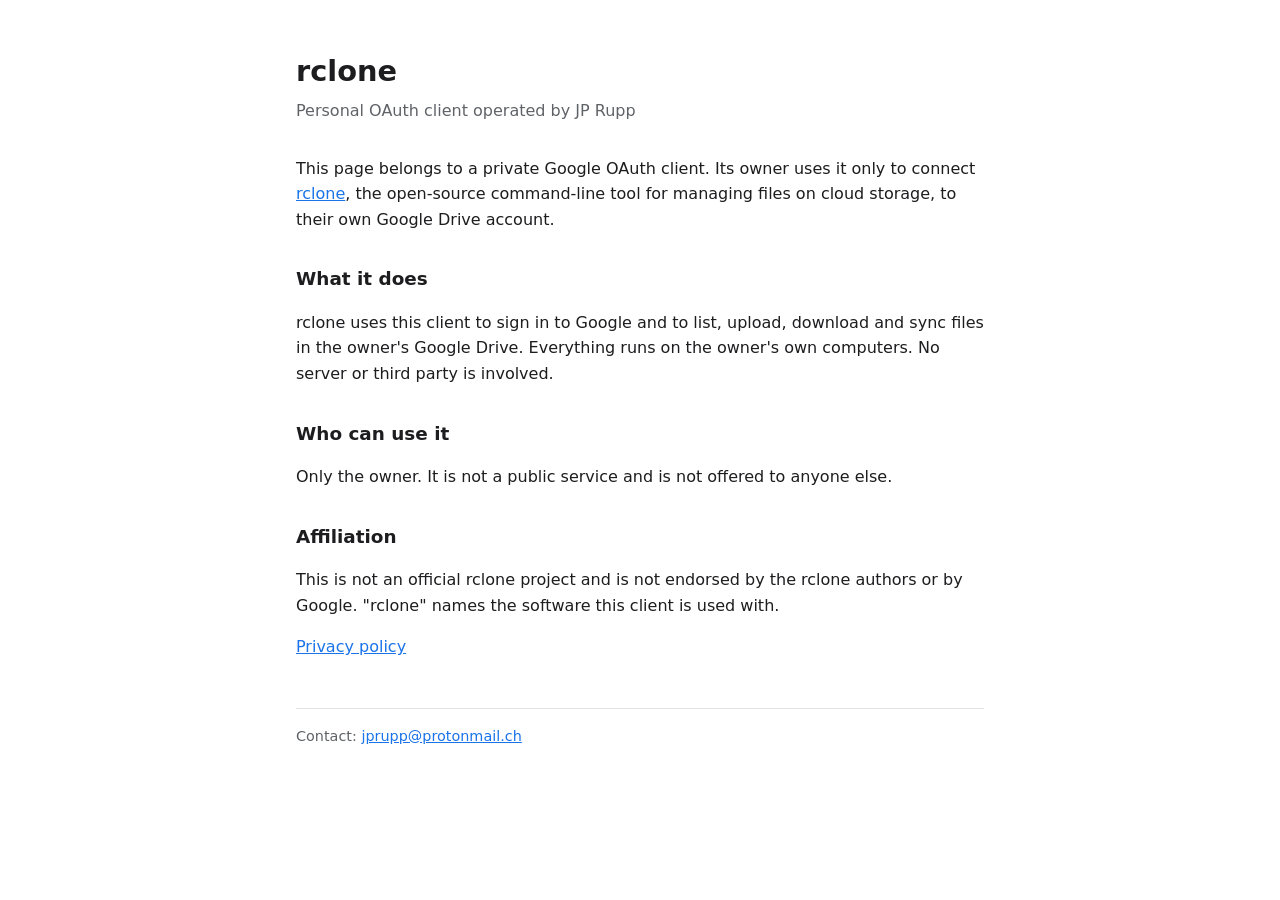
<file: index.html>
<!doctype html>
<html lang="en">
<head>
<meta charset="utf-8">
<meta name="viewport" content="width=device-width,initial-scale=1">
<title>rclone (personal OAuth client)</title>
<link rel="stylesheet" href="style.css">
</head>
<body>
<main>
  <h1>rclone</h1>
  <p class="sub">Personal OAuth client operated by JP Rupp</p>

  <p>This page belongs to a private Google OAuth client. Its owner uses it only to
  connect <a href="https://rclone.org">rclone</a>, the open-source command-line
  tool for managing files on cloud storage, to their own Google Drive account.</p>

  <h2>What it does</h2>
  <p>rclone uses this client to sign in to Google and to list, upload, download and
  sync files in the owner's Google Drive. Everything runs on the owner's own computers.
  No server or third party is involved.</p>

  <h2>Who can use it</h2>
  <p>Only the owner. It is not a public service and is not offered to anyone else.</p>

  <h2>Affiliation</h2>
  <p>This is not an official rclone project and is not endorsed by the rclone authors
  or by Google. "rclone" names the software this client is used with.</p>

  <p><a href="privacy.html">Privacy policy</a></p>

  <footer>Contact: <a href="mailto:jprupp@protonmail.ch">jprupp@protonmail.ch</a></footer>
</main>
</body>
</html>
</file>
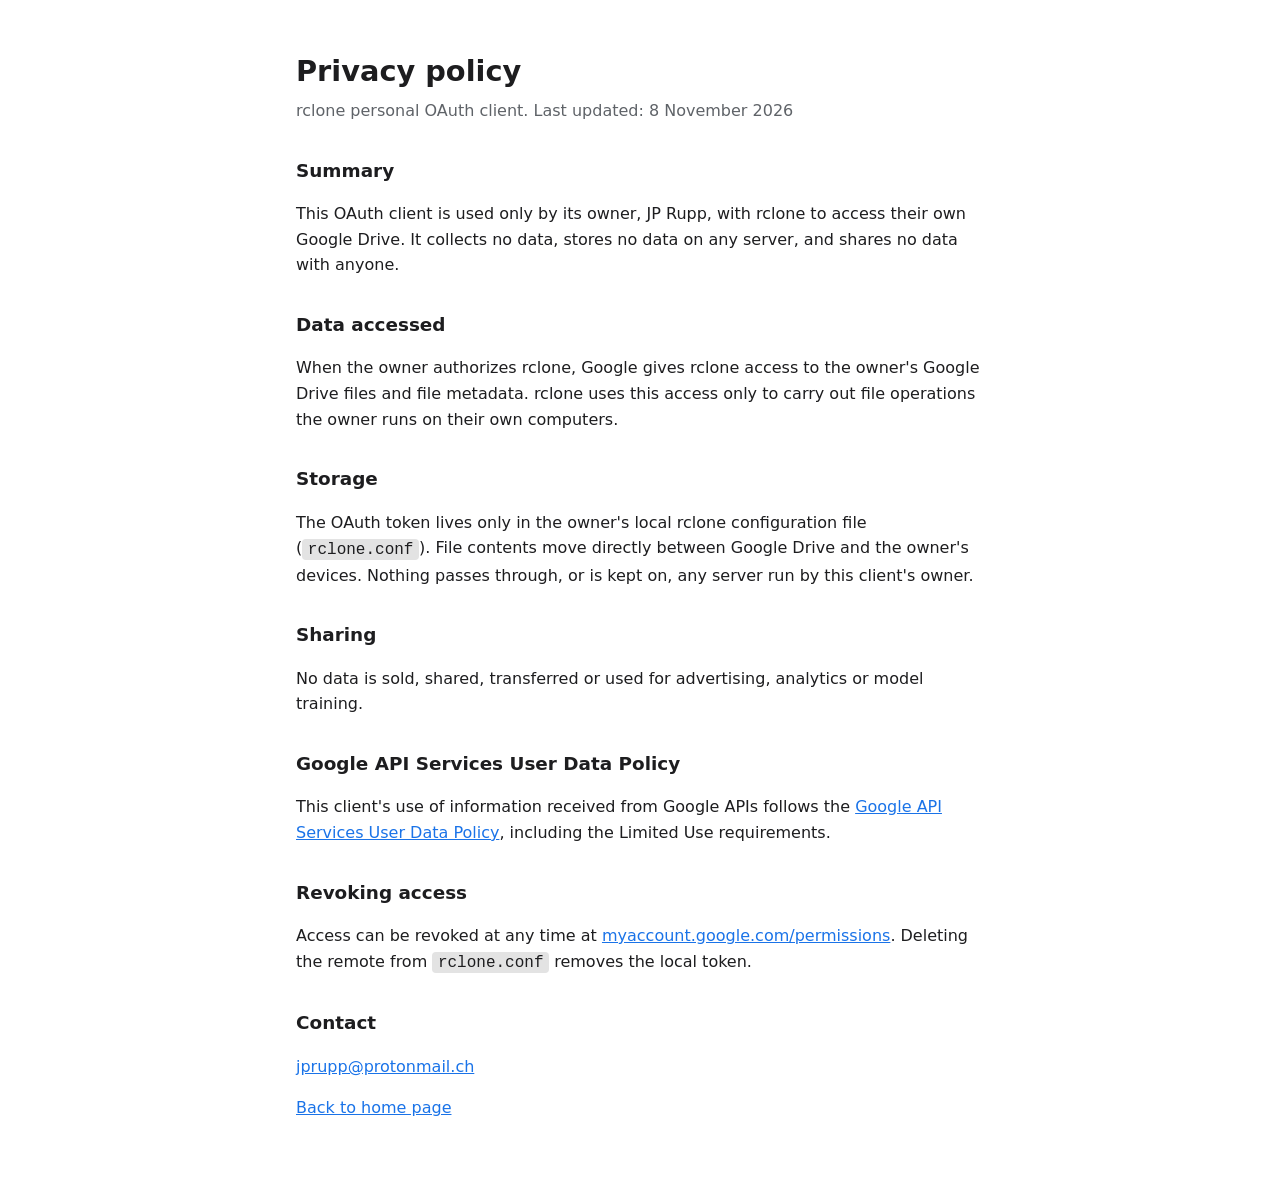
<file: privacy.html>
<!doctype html>
<html lang="en">
<head>
<meta charset="utf-8">
<meta name="viewport" content="width=device-width,initial-scale=1">
<title>Privacy policy</title>
<link rel="stylesheet" href="style.css">
</head>
<body>
<main>
  <h1>Privacy policy</h1>
  <p class="sub">rclone personal OAuth client. Last updated: 8 November 2026</p>

  <h2>Summary</h2>
  <p>This OAuth client is used only by its owner, JP Rupp, with rclone to access
  their own Google Drive. It collects no data, stores no data on any server, and
  shares no data with anyone.</p>

  <h2>Data accessed</h2>
  <p>When the owner authorizes rclone, Google gives rclone access to the owner's
  Google Drive files and file metadata. rclone uses this access only to carry out
  file operations the owner runs on their own computers.</p>

  <h2>Storage</h2>
  <p>The OAuth token lives only in the owner's local rclone configuration file
  (<code>rclone.conf</code>). File contents move directly between Google Drive and
  the owner's devices. Nothing passes through, or is kept on, any server run by
  this client's owner.</p>

  <h2>Sharing</h2>
  <p>No data is sold, shared, transferred or used for advertising, analytics or
  model training.</p>

  <h2>Google API Services User Data Policy</h2>
  <p>This client's use of information received from Google APIs follows the
  <a href="https://developers.google.com/terms/api-services-user-data-policy">Google
  API Services User Data Policy</a>, including the Limited Use requirements.</p>

  <h2>Revoking access</h2>
  <p>Access can be revoked at any time at
  <a href="https://myaccount.google.com/permissions">myaccount.google.com/permissions</a>.
  Deleting the remote from <code>rclone.conf</code> removes the local token.</p>

  <h2>Contact</h2>
  <p><a href="mailto:jprupp@protonmail.ch">jprupp@protonmail.ch</a></p>

  <p><a href="index.html">Back to home page</a></p>
</main>
</body>
</html>
</file>
<file: style.css>
:root{--bg:#fff;--fg:#1d1d1f;--muted:#5f6368;--accent:#1a73e8;--line:#e3e3e3}
@media (prefers-color-scheme:dark){:root{--bg:#121212;--fg:#e8eaed;--muted:#9aa0a6;--accent:#8ab4f8;--line:#333}}
*{box-sizing:border-box}
body{margin:0;background:var(--bg);color:var(--fg);font:16px/1.6 system-ui,-apple-system,"Segoe UI",Roboto,sans-serif}
main{max-width:720px;margin:0 auto;padding:48px 16px}
h1{font-size:1.8rem;margin:0 0 .25rem}
h2{font-size:1.15rem;margin:2rem 0 .5rem}
p.sub{color:var(--muted);margin:0 0 2rem}
a{color:var(--accent)}
footer{margin-top:3rem;padding-top:1rem;border-top:1px solid var(--line);color:var(--muted);font-size:.9rem}
code{background:var(--line);padding:.1em .35em;border-radius:4px}
</file>
